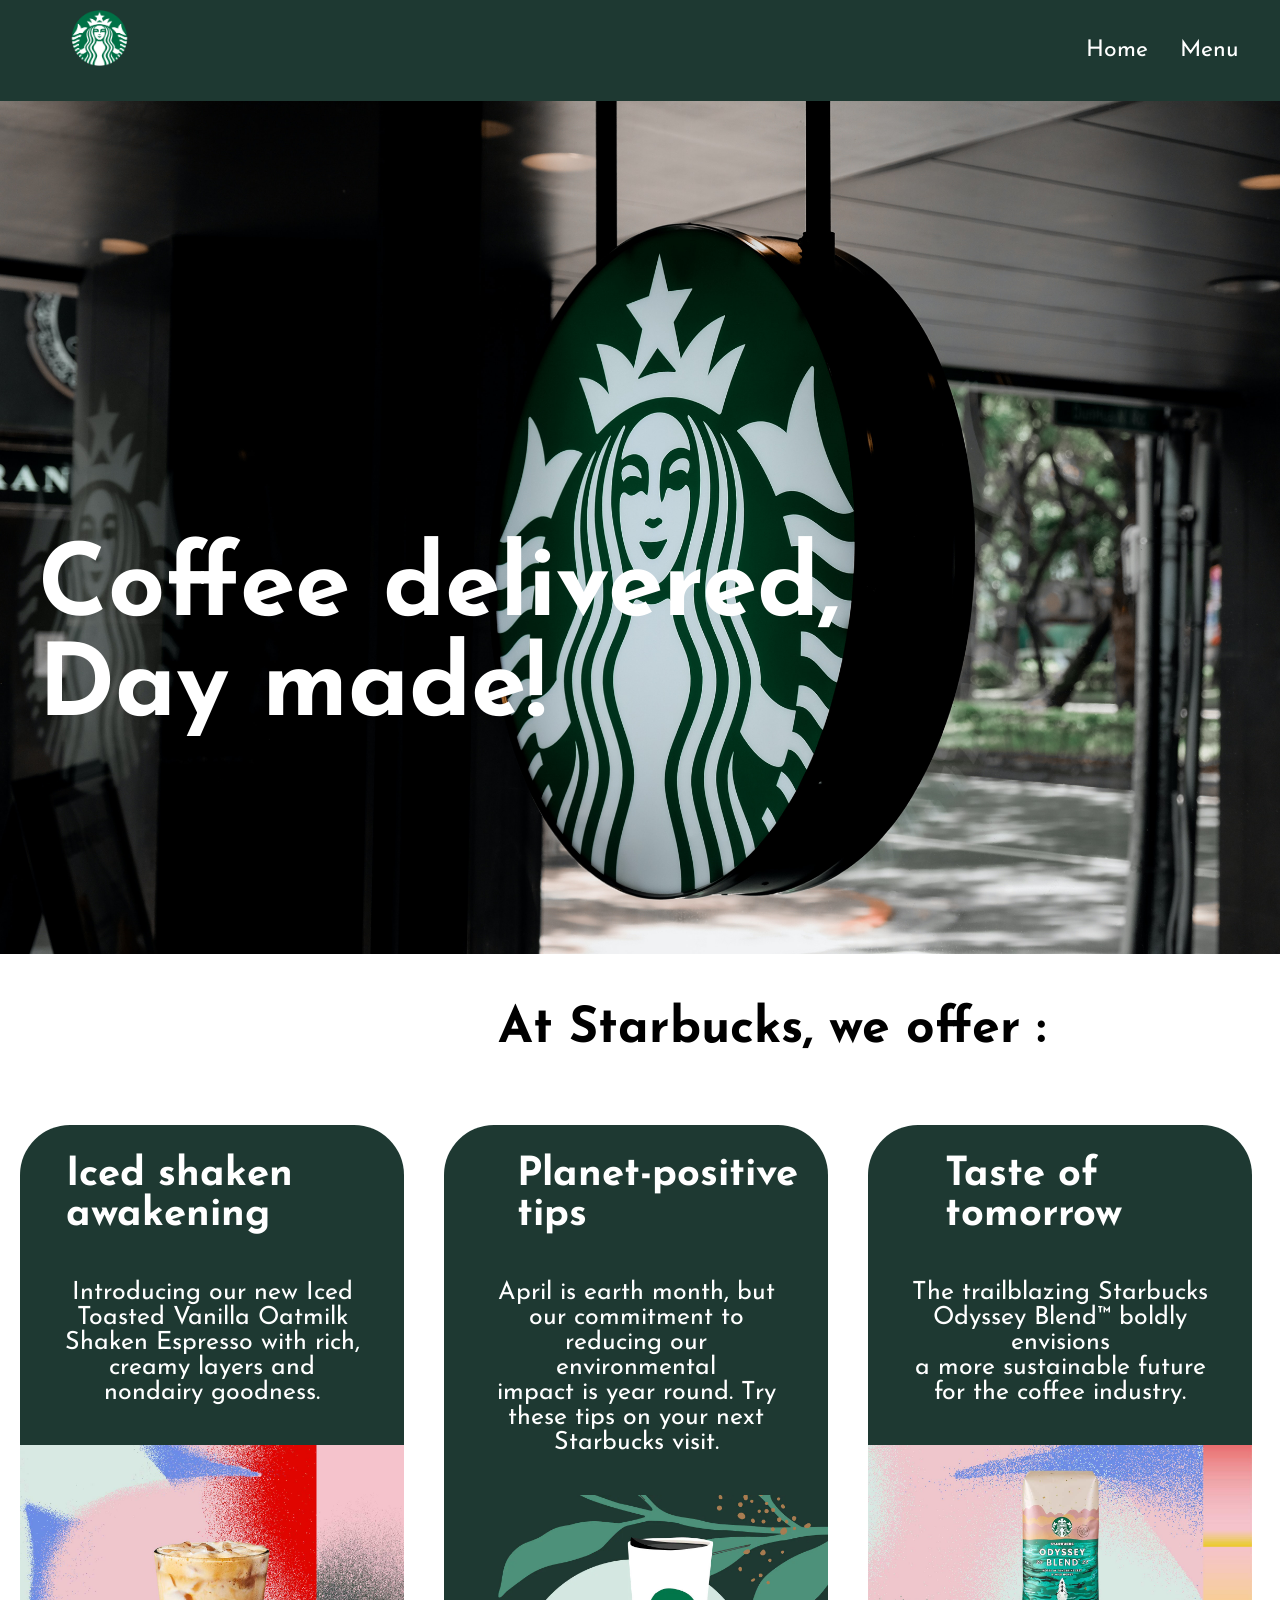
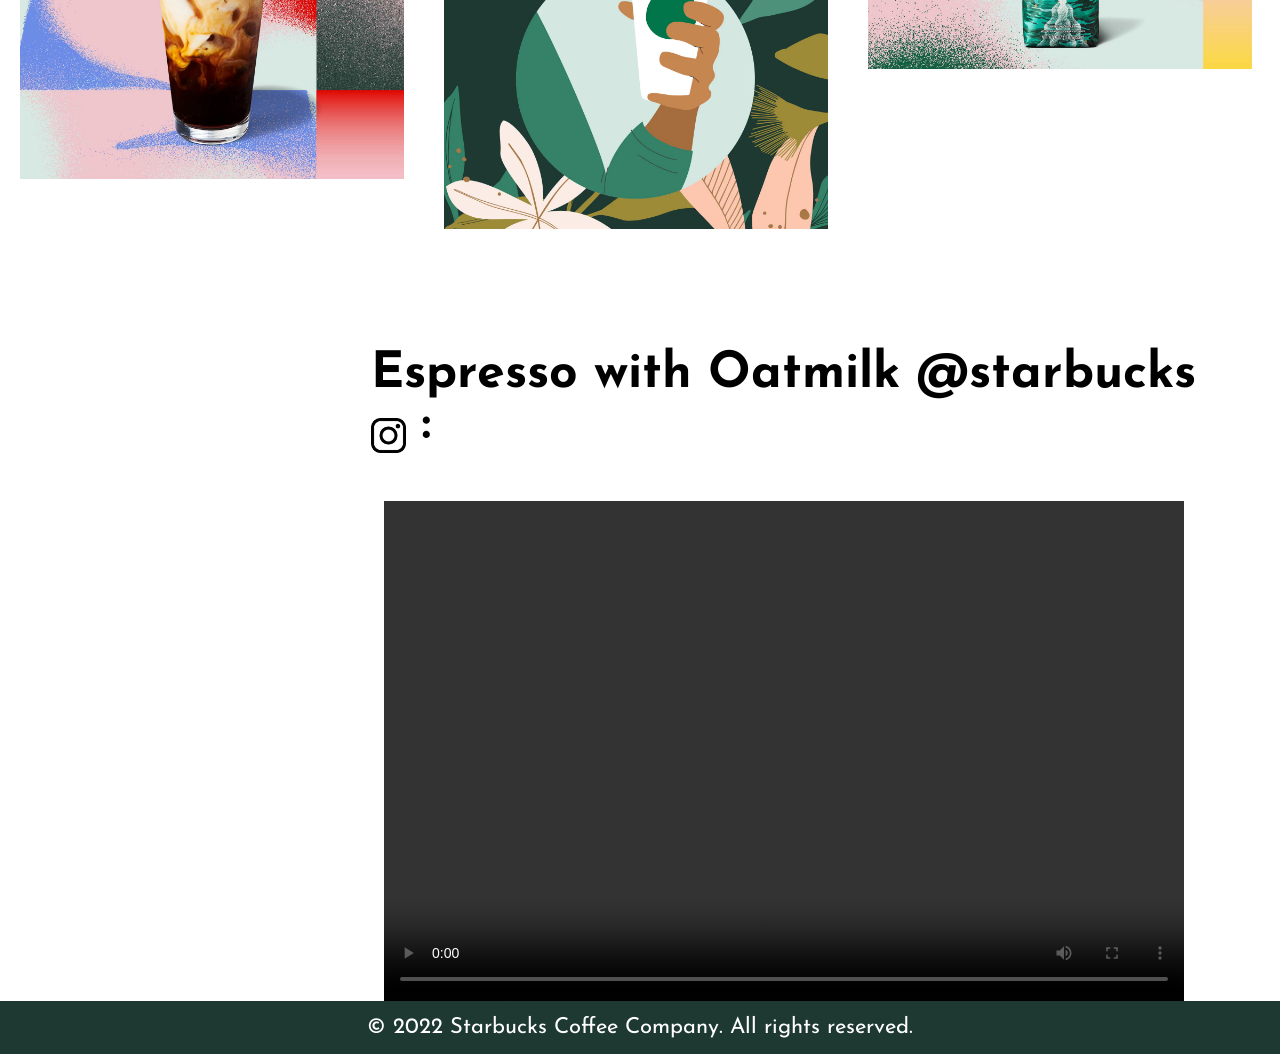
<file: index.html>
<html>
    <head>
        <title>Starbucks Coffee Company</title>
        <link rel="stylesheet" href="index.css">
        <link rel="icon" type="image/x-icon" href="starbucks_logo_icon_170704.ico">
        <link rel="preconnect" href="https://fonts.googleapis.com">
        <link rel="preconnect" href="https://fonts.gstatic.com" crossorigin>
        <link href="https://fonts.googleapis.com/css2?family=Josefin+Sans&display=swap" rel="stylesheet"> 
    </head>
    
    <body>
        <div class="navbar">
            <ul>
                <a href="index.html"><img src="Starbucks-Logo.png" class="logo" style="width: 8%; float: left;"></a>
                <div class="menu">
                    <li><a href="index.html">Home</a></li>
                    <li><a href="menu.html">Menu</a></li>
                </div>
              </ul>
        </div>


        <img src="wallpaper.jpg" style="width:100%;">
        <div class="naslov">
            <h1>Coffee delivered,
                <br>
                Day made!</h1>
        </div>


        <h1 class="podnaslov">At Starbucks, we offer : </h1>



        <div class="red">

            <div class="kolona">
                <div class="kartica1">
                    <h1 class="glavni_tekst1">Iced shaken awakening</h1>
                    <p class="opis_teksta1">
                        Introducing our new Iced Toasted Vanilla Oatmilk Shaken Espresso with rich, 
                        <br>
                        creamy layers and nondairy goodness.
                    </p>
        
                    <img src="home\1.jpg" style="width:100%;">
                </div>
            </div>



            <div class="kolona">
                <div class="kartica2">
                    <h1 class="glavni_tekst2">Planet-positive tips</h1>
                    <p class="opis_teksta2">
                        April is earth month, but our commitment to reducing our environmental
                        <br>
                        impact is year round. Try these tips on your next Starbucks visit.
                    </p>
        
                    <img src="home\2.jpg" style="width:100%;">
                </div>
            </div>



            <div class="kolona">
                <div class="kartica3">
                    <h1 class="glavni_tekst3">Taste of tomorrow</h1>
                    <p class="opis_teksta3">
                        The trailblazing Starbucks Odyssey Blend™ boldly envisions
                        <br>
                        a more sustainable future for the coffee industry.
                    </p>
        
                    <img src="home\3.jpg" style="width:100%;">
                </div>
            </div>
            
        </div>



        <div class="instagram_sekcija">
            <h1 class="instagram_tekst">Espresso with Oatmilk @starbucks
                <img class="instagram_logo" src="instagram_logo.png" style="width: 4%;">
                 : 
            </h1>
            <video width="800" height="500" controls>
                <source src="video.mp4" type="video/mp4">
            </video>
        </div>

        
        <footer>
            <p>© 2022 Starbucks Coffee Company. All rights reserved.</p>
        </footer>

    </body>
</html>
</file>
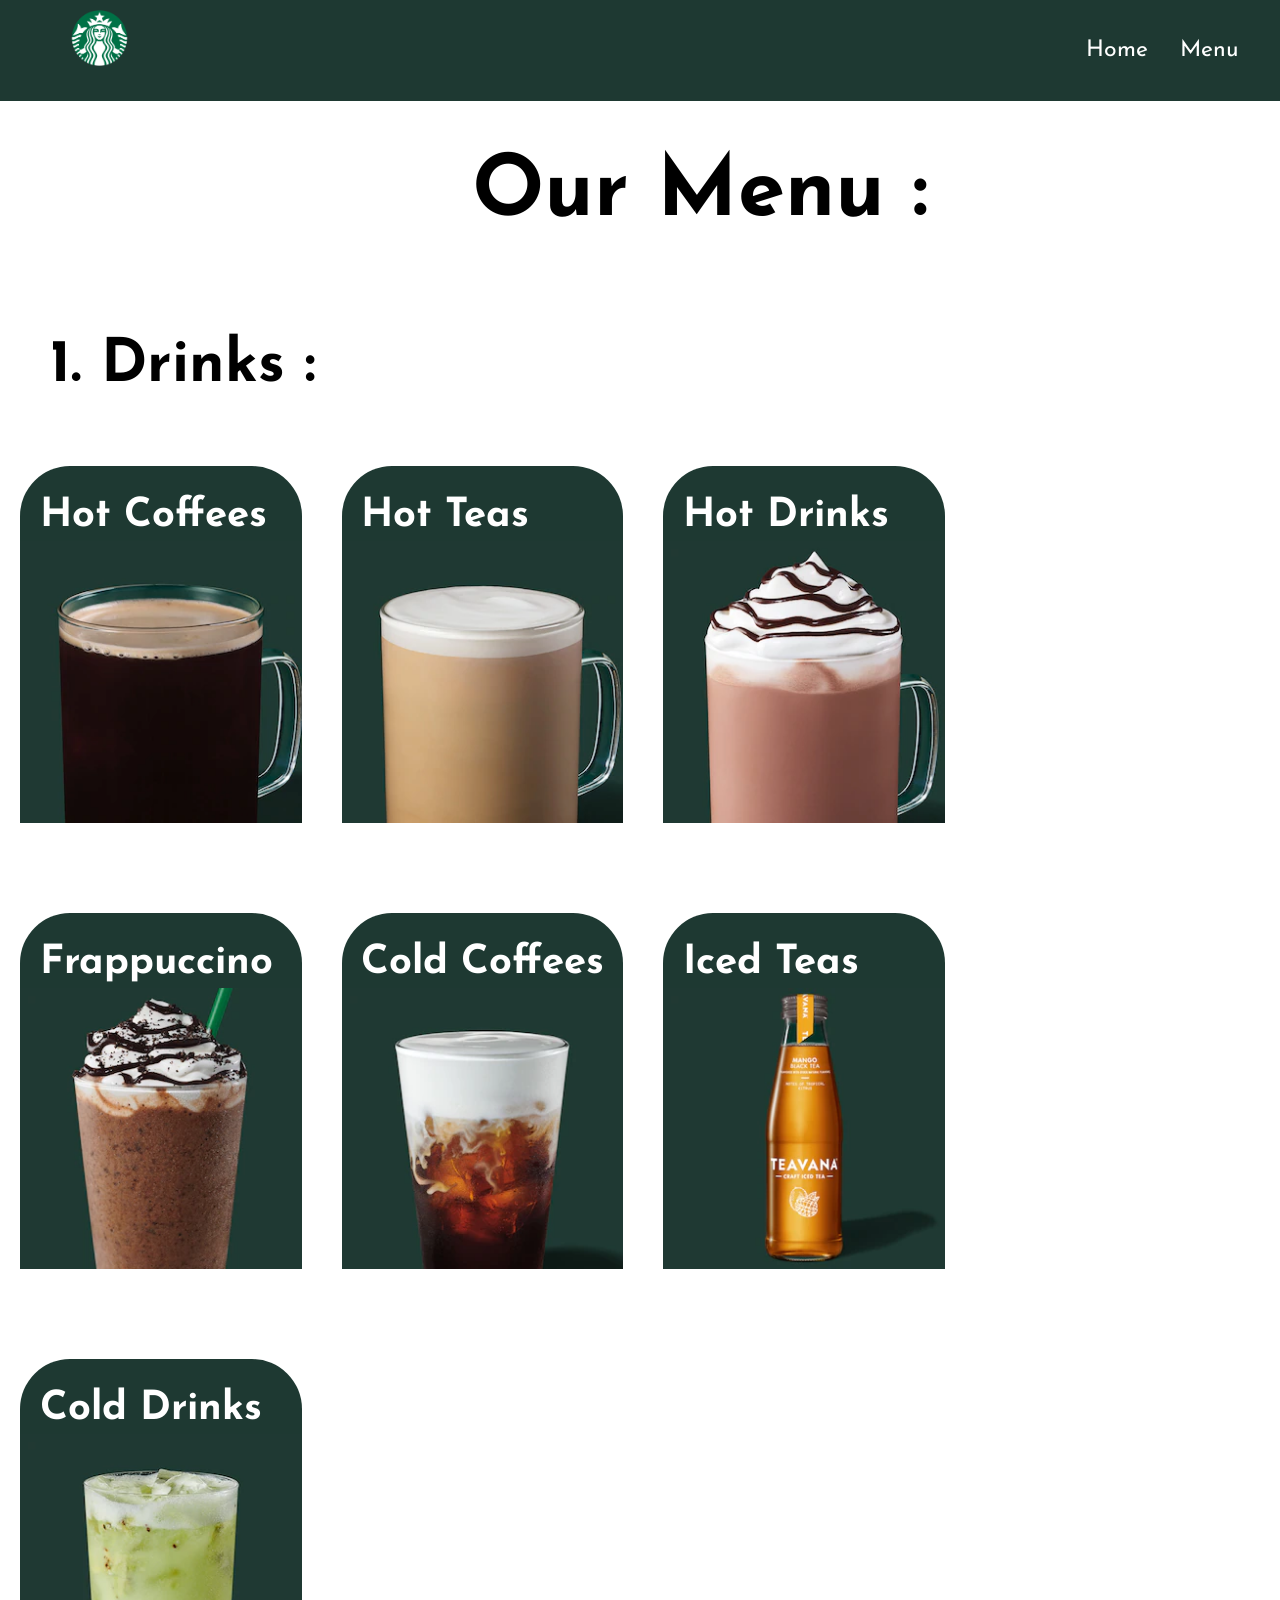
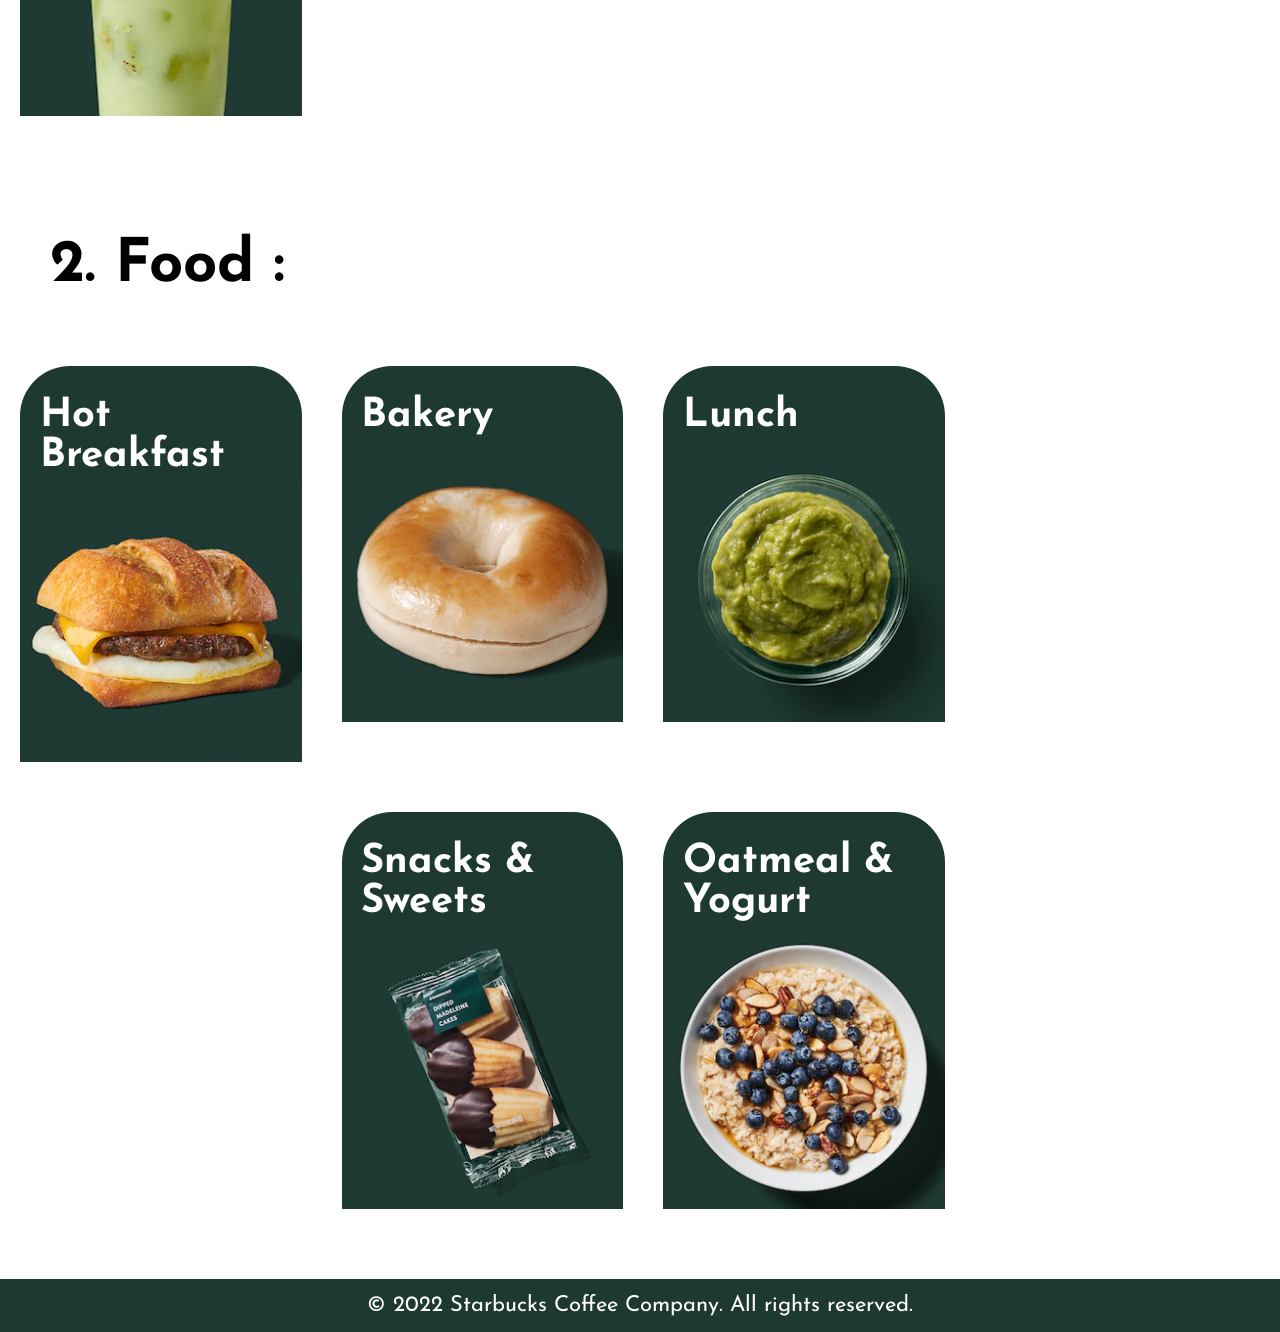
<file: menu.html>
<html>
    <head>
        <title>Starbucks Coffee Company</title>
        <link rel="stylesheet" href="menu.css">
        <link rel="icon" type="image/x-icon" href="starbucks_logo_icon_170704.ico">
        <link rel="preconnect" href="https://fonts.googleapis.com">
        <link rel="preconnect" href="https://fonts.gstatic.com" crossorigin>
        <link href="https://fonts.googleapis.com/css2?family=Josefin+Sans&display=swap" rel="stylesheet"> 
    </head>
    
    <body>
        <div class="navbar">
            <ul>
                <a href="index.html"><img src="Starbucks-Logo.png" class="logo" style="width: 8%; float: left;"></a>
                <div class="menu">
                    <li><a href="index.html">Home</a></li>
                    <li><a href="menu.html">Menu</a></li>
                </div>
              </ul>
        </div>


        <h1 class="naslov">Our Menu : </h1>



        <div class="red">    
            <h1 class="drinks_food">1. Drinks : </h1>

            <div class="kolona">
                <div class="kartica">
                    <h1 class="glavni_tekst">Hot Coffees</h1>
                    <img src="menu\drinks\1.jpg" style="width:100%;">
                </div>
            </div>

            <div class="kolona">
                <div class="kartica">
                    <h1 class="glavni_tekst">Hot Teas</h1>
                    <img src="menu\drinks\2.jpg" style="width:100%;">
                </div>
            </div>

            <div class="kolona">
                <div class="kartica">
                    <h1 class="glavni_tekst">Hot Drinks</h1>
                    <img src="menu\drinks\3.jpg" style="width:100%;">
                </div>
            </div>

            <div class="kolona">
                <div class="kartica">
                    <h1 class="glavni_tekst">Frappuccino</h1>
                    <img src="menu\drinks\4.jpg" style="width:100%;">
                </div>
            </div>

            <div class="kolona">
                <div class="kartica">
                    <h1 class="glavni_tekst">Cold Coffees</h1>
                    <img src="menu\drinks\5.jpg" style="width:100%;">
                </div>
            </div>

            <div class="kolona">
                <div class="kartica">
                    <h1 class="glavni_tekst">Iced Teas</h1>
                    <img src="menu\drinks\6.jpg" style="width:100%;">
                </div>
            </div>

            <div class="kolona">
                <div class="kartica">
                    <h1 class="glavni_tekst">Cold Drinks</h1>
                    <img src="menu\drinks\7.jpg" style="width:100%;">
                </div>
            </div>
        </div>


        <div class="red"> 
            <h1 class="drinks_food">2. Food : </h1>

            <div class="kolona">
                <div class="kartica">
                    <h1 class="glavni_tekst">Hot Breakfast</h1>
                    <img src="menu\food\1.jpg" style="width:100%;">
                </div>
            </div>

            <div class="kolona">
                <div class="kartica">
                    <h1 class="glavni_tekst">Bakery</h1>
                    <img src="menu\food\2.jpg" style="width:100%;">
                </div>
            </div>

            <div class="kolona">
                <div class="kartica">
                    <h1 class="glavni_tekst">Lunch</h1>
                    <img src="menu\food\3.jpg" style="width:100%;">
                </div>
            </div>

            <div class="kolona">
                <div class="kartica">
                    <h1 class="glavni_tekst">Snacks & Sweets</h1>
                    <img src="menu\food\4.jpg" style="width:100%;">
                </div>
            </div>

            <div class="kolona">
                <div class="kartica">
                    <h1 class="glavni_tekst">Oatmeal & Yogurt</h1>
                    <img src="menu\food\5.jpg" style="width:100%;">
                </div>
            </div>
        </div>

        
        <footer>
            <p>© 2022 Starbucks Coffee Company. All rights reserved.</p>
        </footer>

    </body>
</html>
</file>
<file: index.css>
* {
    box-sizing: 0px;
    margin : 0px;
}

ul {
    list-style-type: none;
    margin: 0;
    overflow: hidden;
    background-color: #1e3932;
}

.menu{
    float: right;
    padding : 25px;
    font-family: 'Josefin Sans', sans-serif;
    font-size: 23px;
}

.naslov{
    position: absolute;
    top: 60%;
    left: 3%;
    font-family: 'Josefin Sans', sans-serif;
    font-size: 50px;
    color: #ffffff;
}


.logo{
    padding: 10px;
}

li {
    float: left;
}

li a {
    display: block;
    color: #ffffff;
    text-align: center;
    padding: 14px 16px;
    text-decoration: none;
}

li a:hover {
    color: #000000;
    transform: scale(1.2);
    transition: transform .2s;
}





.kartica1{
    border-radius: 50px;
    background-color: #1e3932;
    width : 600px;
    margin-bottom: 50px;
    max-width:100%;
    height: auto;
}

.glavni_tekst1{
    font-family: 'Josefin Sans', sans-serif;
    font-size: 40px;
    color: #ffffff;
    padding-top : 30px;
    padding-bottom: 5px;
    margin-left: 12%;
}

.kartica1:hover {
    transform: scale(1.1);
    transition: transform .5s ease;
}

.opis_teksta1{
    font-family: 'Josefin Sans', sans-serif;
    font-size: 25px;
    color: #ffffff;
    padding : 40px;
    text-align: center;
}

.kartica2{
    border-radius: 50px;
    background-color: #1e3932;
    width : 600px;
    margin-bottom: 50px;
    max-width:100%;
    height: auto;
}

.kartica2:hover {
    transform: scale(1.1);
    transition: transform .5s ease;
}

.glavni_tekst2{
    font-family: 'Josefin Sans', sans-serif;
    font-size: 40px;
    color: #ffffff;
    padding-top : 30px;
    padding-bottom: 5px;
    margin-left: 19%;
}

.opis_teksta2{
    font-family: 'Josefin Sans', sans-serif;
    font-size: 25px;
    color: #ffffff;
    padding : 40px;
    text-align: center;
}

.kartica3{
    border-radius: 50px;
    background-color: #1e3932;
    width : 600px;
    margin-bottom: 50px;
    max-width:100%;
    height: auto;
}

.kartica3:hover {
    transform: scale(1.1);
    transition: transform .5s ease;
}

.glavni_tekst3{
    font-family: 'Josefin Sans', sans-serif;
    font-size: 40px;
    color: #ffffff;
    padding-top : 30px;
    padding-bottom: 5px;
    margin-left: 20%;
}

.opis_teksta3{
    font-family: 'Josefin Sans', sans-serif;
    font-size: 25px;
    color: #ffffff;
    padding : 40px;
    text-align: center;
}





.red::after{
    content: "";
    clear: both;
    display: table;
}

.kolona{
    float: left;
    width: 30%;
    padding: 20px;
}



.instagram_sekcija{
    margin-left: 30%;
}

.instagram_tekst{
    margin-left: -7%;
    margin-right: auto;
    font-family: 'Josefin Sans', sans-serif;
    font-size: 50px;
    color: #000000;
    padding: 50px;
}

.instagram_logo{
    margin-bottom: -15px;
}


.podnaslov{
    margin-left: 35%;
    margin-right: auto;
    font-family: 'Josefin Sans', sans-serif;
    font-size: 50px;
    color: #000000;
    padding: 50px;
}

footer {
    text-align: center;
    font-family: 'Josefin Sans', sans-serif;
    font-size: 22px;
    padding: 15px;
    background-color: #1e3932;
    color: #ffffff;
}




@media only screen and (max-width: 1000px){
    .naslov{
        top: 40%;
        font-size: 40px;
    }
}

@media only screen and (max-width: 600px){
    .naslov{
        top: 30%;
        font-size: 30px;
    }
}
</file>
<file: menu.css>
* {
    box-sizing: 0px;
    margin : 0px;
}

ul {
    list-style-type: none;
    margin: 0;
    overflow: hidden;
    background-color: #1e3932;
}

.menu{
    float: right;
    padding : 25px;
    font-family: 'Josefin Sans', sans-serif;
    font-size: 23px;
}


.logo{
    padding: 10px;
}

li {
    float: left;
}

li a {
    display: block;
    color: #ffffff;
    text-align: center;
    padding: 14px 16px;
    text-decoration: none;
}

li a:hover {
    color: #000000;
    transform: scale(1.2);
    transition: transform .2s;
}





.kartica{
    border-radius: 50px;
    background-color: #1e3932;
    width : 600px;
    margin-bottom: 50px;
    max-width:100%;
    height: auto;
}

.kartica:hover {
    transform: scale(1.1);
    transition: transform .5s ease;
}

.glavni_tekst {
    font-family: 'Josefin Sans', sans-serif;
    font-size: 40px;
    color: #ffffff;
    padding-top : 30px;
    padding-bottom: 5px;
    margin-left: 7%;
}





.red::after{
    content: "";
    clear: both;
    display: table;
}

.kolona{
    float: left;
    width: 22%;
    padding: 20px;
}



.naslov{
    margin-left: 33%;
    margin-right: auto;
    font-family: 'Josefin Sans', sans-serif;
    font-size: 85px;
    color: #000000;
    padding: 50px;
}


.drinks_food{
    margin-right: auto;
    font-family: 'Josefin Sans', sans-serif;
    font-size: 60px;
    color: #000000;
    padding: 50px;
}


footer {
    text-align: center;
    font-family: 'Josefin Sans', sans-serif;
    font-size: 22px;
    padding: 15px;
    background-color: #1e3932;
    color: #ffffff;
}


@media only screen and (max-width: 1000px){
    .naslov{
        margin-left: 15%;
    }
}
</file>
